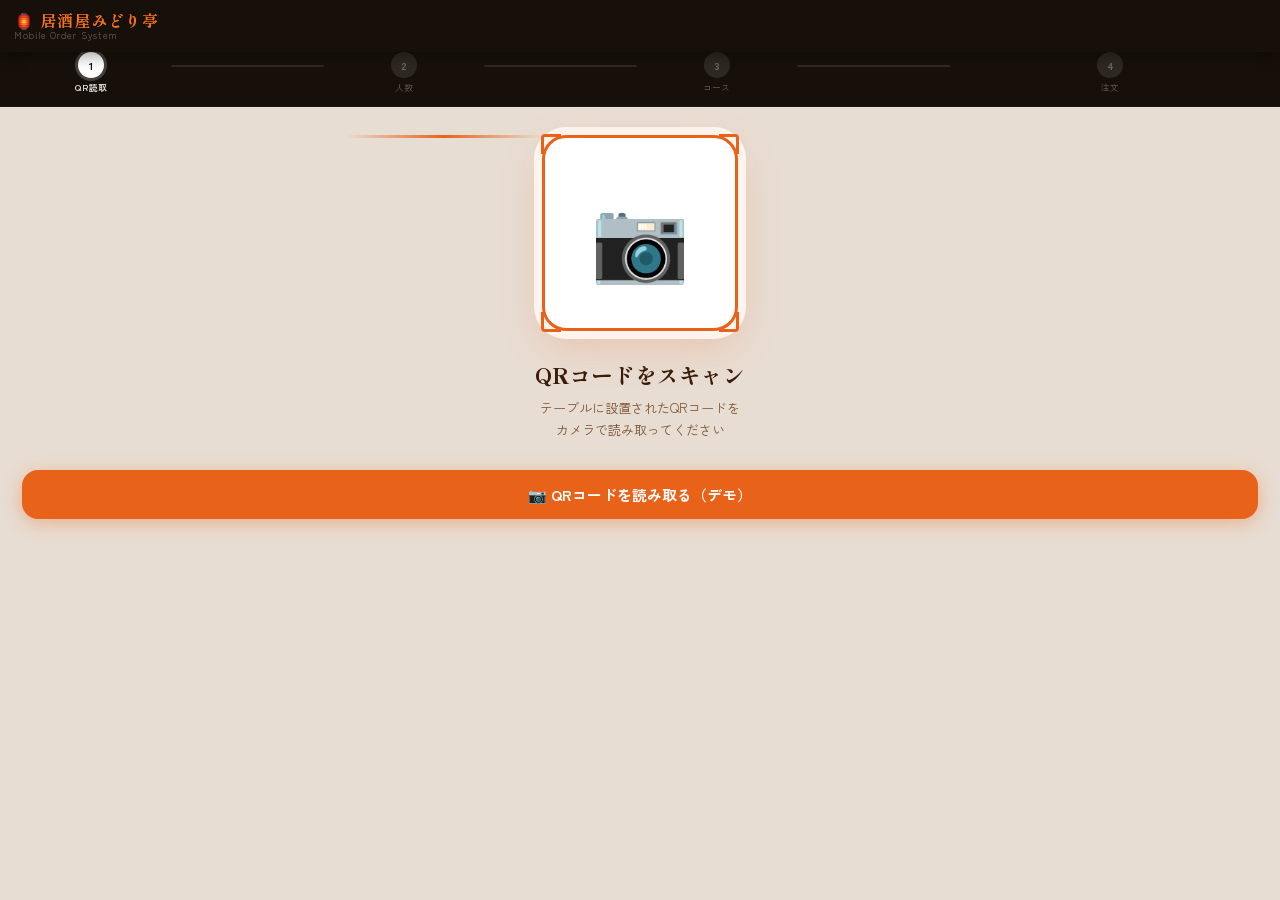
<file: public/index.html>
<!DOCTYPE html>
<html lang="ja">
<head>
  <meta charset="UTF-8">
  <meta name="viewport" content="width=device-width, initial-scale=1.0, maximum-scale=1.0, user-scalable=no">
  <meta name="theme-color" content="#17100a">
  <title>居酒屋みどり亭 | ご注文</title>
  <link rel="stylesheet" href="css/common.css">
  <link rel="stylesheet" href="css/customer.css">
  <link rel="preconnect" href="https://fonts.googleapis.com">
  <link href="https://fonts.googleapis.com/css2?family=Zen+Kaku+Gothic+New:wght@400;500;700;900&family=Shippori+Mincho+B1:wght@400;600;800&display=swap" rel="stylesheet">
</head>
<body>

<nav class="gnav" id="gnav">
  <div class="gnav-logo">🏮 居酒屋みどり亭<small>Mobile Order System</small></div>
  <div class="gnav-right">
    <button class="gnav-hist-btn hidden" id="btnShowHistory" aria-label="注文履歴">📜</button>
  </div>
</nav>

<div class="wzbar hidden" id="wzbar">
  <div class="wz-row" id="wzRow"></div>
</div>

<section class="screen active" id="screenQr">
  <div class="qr-wrap">
    <div class="qr-frame">
      <div class="qr-box"><span id="qrEmoji">📷</span></div>
      <span class="qrc tl"></span><span class="qrc tr"></span>
      <span class="qrc bl"></span><span class="qrc br"></span>
    </div>
    <h2 class="qr-title">QRコードをスキャン</h2>
    <p class="qr-sub">テーブルに設置されたQRコードを<br>カメラで読み取ってください</p>
    <button class="btn btn-primary" id="btnScan">📷 QRコードを読み取る（デモ）</button>
  </div>
</section>

<section class="screen" id="screenGuest">
  <div class="step-body">
    <div class="step-hdr">
      <h2>ご来店人数を入力</h2>
      <p>本日はご来店ありがとうございます</p>
    </div>
    <div class="tbl-card" id="guestTableCard"></div>
    <div class="gpick">
      <div class="gpick-l">
        <h3>人数</h3>
        <p>1〜40名まで選択できます</p>
      </div>
      <div class="gctr">
        <button class="gbtn" id="btnGuestMinus" aria-label="人数を減らす">−</button>
        <span class="gval" id="guestVal">2</span>
        <span class="gunit">名</span>
        <button class="gbtn" id="btnGuestPlus" aria-label="人数を増やす">＋</button>
      </div>
    </div>
  </div>
  <div class="step-footer">
    <button class="btn btn-primary" id="btnGuestNext">次へ　コースを選ぶ →</button>
  </div>
</section>

<section class="screen" id="screenCourse">
  <div class="step-body">
    <div class="step-hdr">
      <h2>コースを選択</h2>
      <p id="courseSubtitle">ご希望のコースをお選びください</p>
    </div>
    <div class="crs-list" id="courseList"></div>
  </div>
  <div class="step-footer" style="display:flex;gap:10px;">
    <button class="btn" id="btnCourseBack" style="background:#f0e4d4;color:var(--ts);width:auto;padding:14px 18px;flex-shrink:0;">← 戻る</button>
    <button class="btn btn-primary" id="btnCourseNext" disabled style="flex:1;">コースを選択してください</button>
  </div>
</section>

<section class="screen" id="screenMenu">
  <div class="info-bar" id="infoBar"></div>
  <div class="drink-promo hidden" id="drinkPromo">
    <span>🍺</span><span class="dp-txt" id="drinkPromoTxt"></span>
  </div>
  <div class="lo-bar hidden" id="loBar">
    <span class="lo-em">⏰</span><span id="loTxt">ラストオーダーです</span>
  </div>
  <div class="cat-bar" id="catBar" role="tablist"></div>
  <div class="menu-list" id="menuList"></div>
  <nav class="bot-nav" aria-label="注文ナビ">
    <button class="bn-tab active" id="btnNavMenu" data-tab="menu">
      <span class="bn-em">🍽️</span><span class="bn-lbl">メニュー</span>
    </button>
    <button class="bn-cart" id="btnOpenCart" disabled>🛒 カートを見る</button>
    <button class="bn-tab" id="btnNavHistory" data-tab="history">
      <span class="bn-em">📜</span><span class="bn-lbl">注文履歴</span>
    </button>
  </nav>
</section>

<section class="screen" id="screenHistory">
  <div class="hist-hdr">
    <div>
      <div class="hist-title">📜 注文履歴</div>
      <div class="hist-sub" id="histSub">0回の注文</div>
    </div>
    <button class="btn-back" id="btnHistBack">← メニューへ</button>
  </div>
  <div class="hist-body" id="histBody"></div>
  <nav class="bot-nav" aria-label="注文ナビ">
    <button class="bn-tab" id="btnNavMenuFromHist" data-tab="menu">
      <span class="bn-em">🍽️</span><span class="bn-lbl">メニュー</span>
    </button>
    <div style="flex:2;"></div>
    <button class="bn-tab active">
      <span class="bn-em">📜</span><span class="bn-lbl">注文履歴</span>
    </button>
  </nav>
</section>

<section class="screen" id="screenOrderSummary">
  <div class="hist-hdr summary-hdr">
    <div>
      <div class="hist-title">🧾 注文一覧</div>
      <div class="hist-sub" id="orderSummarySub">会計処理中</div>
    </div>
  </div>
  <div class="hist-body" id="orderSummaryBody"></div>
</section>

<div class="overlay hidden" id="cartOverlay" role="dialog" aria-modal="true" aria-label="カート">
  <div class="cart-drw">
    <div class="drw-hdr">
      <button class="drw-close" id="btnCloseCart" aria-label="閉じる">✕</button>
      <span class="drw-title">🛒 カート確認</span>
    </div>
    <div class="drw-items" id="cartItems"></div>
    <div class="drw-foot">
      <div class="drw-tot-row">
        <span class="drw-tot-lbl">合計金額（税込）</span>
        <span class="drw-tot-val" id="cartTotal">¥0</span>
      </div>
      <div class="drw-breakdown" id="cartBreakdown"></div>
      <button class="drw-back-menu" id="btnBackToMenu">← 商品画面へ戻る</button>
      <button class="btn btn-primary" id="btnOrder" disabled>商品を選んでください</button>
    </div>
  </div>
</div>

<div class="overlay hidden" id="doneOverlay" role="dialog" aria-modal="true">
  <div class="done-card">
    <div class="done-ck" id="doneCheck">✅</div>
    <h2 class="done-title">ご注文ありがとうございます</h2>
    <p class="done-msg">ただいまご準備中です。<br>しばらくお待ちください。<br><small>追加注文はいつでも可能です</small></p>
    <button class="done-cont" id="btnDoneCont">続けて注文する</button>
    <button class="done-cls" id="btnDoneClose">閉じる</button>
  </div>
</div>

<div class="overlay hidden" id="checkoutConfirmOverlay" role="dialog" aria-modal="true" aria-label="会計確認">
  <div class="confirm-card">
    <div class="confirm-icon">💴</div>
    <h2 class="confirm-title">お会計に進みますか？</h2>
    <p class="confirm-msg">会計準備をスタッフへ依頼します。<br>準備ができましたらレジまでお越しください。</p>
    <div class="confirm-actions">
      <button class="confirm-cancel" id="btnCancelCheckout">戻る</button>
      <button class="confirm-ok" id="btnConfirmCheckout">お会計に進む</button>
    </div>
  </div>
</div>

<div class="toast hidden" id="toast" role="alert" aria-live="polite"></div>
<button class="demo-rst hidden" id="btnReset">↩ デモリセット</button>

<script src="js/data.js?v=20260519-2"></script>
<script src="js/api.js?v=20260519-2"></script>
<script src="js/customer.js?v=20260519-2"></script>
</body>
</html>
</file>
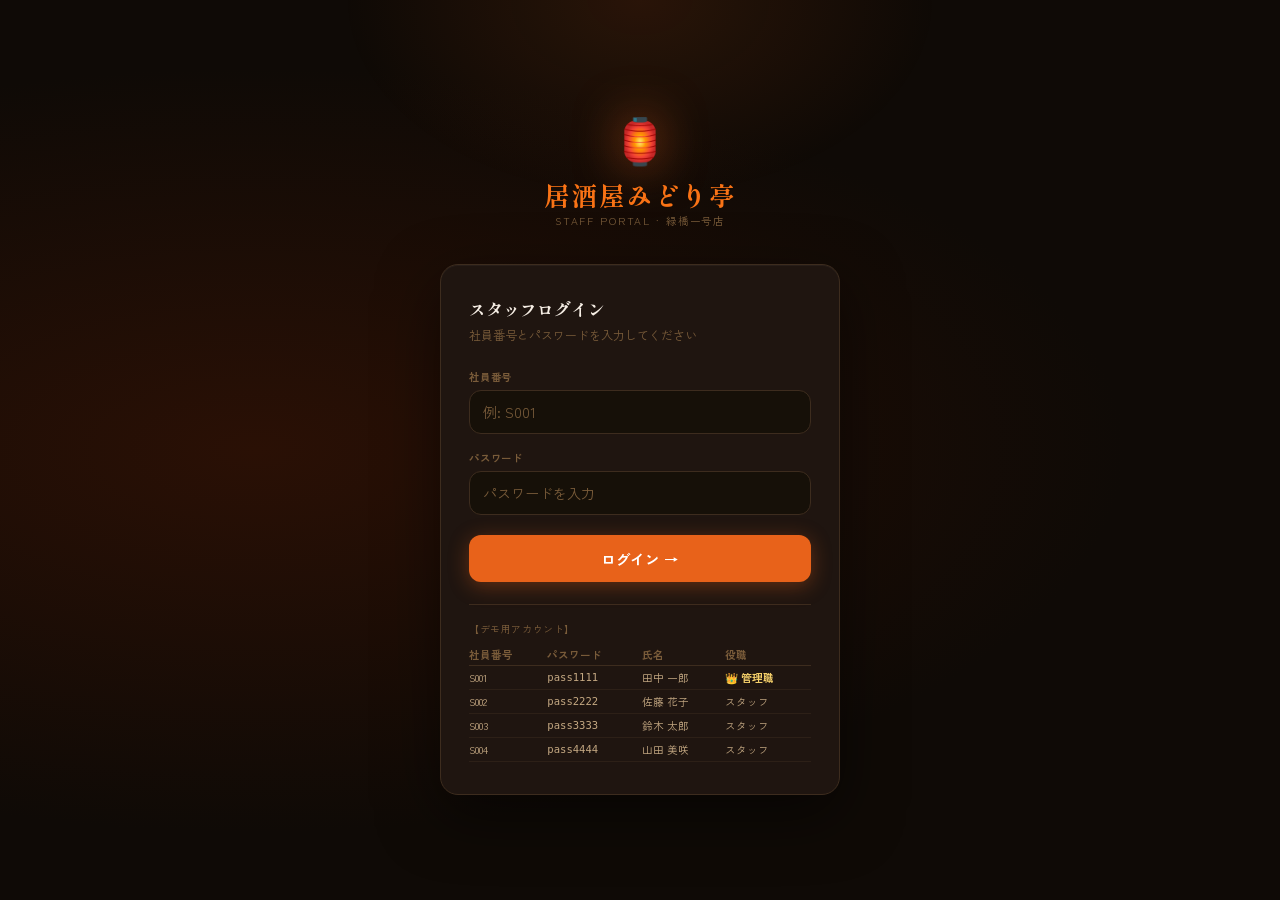
<file: public/staff.html>
<!DOCTYPE html>
<html lang="ja">
<head>
  <meta charset="UTF-8">
  <meta name="viewport" content="width=device-width, initial-scale=1.0">
  <meta name="theme-color" content="#0f0a06">
  <title>居酒屋みどり亭 | スタッフ管理</title>
  <link rel="stylesheet" href="css/common.css">
  <link rel="stylesheet" href="css/staff.css">
  <link rel="preconnect" href="https://fonts.googleapis.com">
  <link href="https://fonts.googleapis.com/css2?family=Zen+Kaku+Gothic+New:wght@400;500;700;900&family=Shippori+Mincho+B1:wght@400;600;800&display=swap" rel="stylesheet">
</head>
<body class="staff-body">

<section class="s-screen active" id="screenLogin">
  <div class="login-bg">
    <div class="login-glow"></div>
    <div class="login-logo-em">🏮</div>
    <div class="login-brand">居酒屋みどり亭</div>
    <div class="login-brand-sub">Staff Portal · 緑橋一号店</div>
    <div class="login-card" id="loginCard">
      <div class="lc-h">スタッフログイン</div>
      <div class="lc-sub">社員番号とパスワードを入力してください</div>
      <div class="login-err hidden" id="loginErr"></div>
      <div class="lf">
        <label class="lf-lbl" for="inputStaffId">社員番号</label>
        <input class="lf-inp" type="text" id="inputStaffId" placeholder="例: S001" autocomplete="username">
      </div>
      <div class="lf">
        <label class="lf-lbl" for="inputPassword">パスワード</label>
        <input class="lf-inp" type="password" id="inputPassword" placeholder="パスワードを入力" autocomplete="current-password">
      </div>
      <button class="login-btn" id="btnLogin">ログイン →</button>
      <div class="login-hint">
        <div class="lh-cap">【デモ用アカウント】</div>
        <table class="lh-tbl">
          <thead><tr><th>社員番号</th><th>パスワード</th><th>氏名</th><th>役職</th></tr></thead>
          <tbody id="loginHintBody"></tbody>
        </table>
      </div>
    </div>
  </div>
</section>

<div class="s-app hidden" id="sApp">
  <header class="topbar">
    <div class="tb-logo">🏮 居酒屋みどり亭<span>Staff Portal · 緑橋一号店</span></div>
    <span class="tb-clock" id="tbClock"></span>
    <button class="tb-back hidden" id="btnGoHome">← ホーム</button>
    <div class="tb-user" id="tbUser"></div>
    <button class="tb-logout" id="btnLogout">ログアウト</button>
  </header>

  <div class="notif hidden" id="callNotif">
    <span>🔔</span>
    <span id="callNotifTxt"></span>
    <button class="nb-dismiss" id="btnDismissNotif">確認済み</button>
  </div>

  <section class="s-screen" id="screenHome">
    <div class="home">
      <div class="home-greet">
        <h2 id="homeGreet"></h2>
        <p id="homeDate"></p>
      </div>
      <div class="home-stats" id="homeStats"></div>
      <div class="fc-lbl">機能を選んでください</div>
      <div class="fc-grid" id="featureGrid"></div>
    </div>
  </section>

  <section class="s-screen" id="screenOrders">
    <div class="inner">
      <div class="pg-hdr">
        <div><div class="pg-title">📋 注文管理</div><div class="pg-sub" id="ordersSub"></div></div>
      </div>
      <div class="of-bar" id="orderFilters"></div>
      <div class="oc-list" id="orderList"></div>
    </div>
  </section>

  <section class="s-screen" id="screenBilling">
    <div class="inner">
      <div class="pg-hdr">
        <div><div class="pg-title">💴 会計管理</div><div class="pg-sub" id="billingSub"></div></div>
      </div>
      <div class="billing-list" id="billingList"></div>
    </div>
  </section>

  <section class="s-screen" id="screenTables">
    <div class="inner">
      <div class="pg-hdr">
        <div><div class="pg-title">🪑 卓管理</div><div class="pg-sub">ステータスはセレクトで即時変更可能</div></div>
      </div>
      <div class="st-mgmt">
        <h3>🎨 ステータス管理</h3>
        <div class="st-list" id="statusList"></div>
        <div class="st-add">
          <input class="s-inp" type="text" id="newStatusLabel" placeholder="新しいステータス名（例: VIP席）">
          <div class="cdots" id="colorDots"></div>
          <button class="btn btn-or" id="btnAddStatus">＋ 追加</button>
        </div>
      </div>
      <div id="tableAreas"></div>
    </div>
  </section>

  <section class="s-screen" id="screenStaff">
    <div class="inner">
      <div class="pg-hdr">
        <div><div class="pg-title">👥 スタッフ管理</div><div class="pg-sub" id="staffSub"></div></div>
      </div>
      <div class="staff-sec" id="staffList"></div>
      <div class="add-card">
        <h3>＋ スタッフを追加</h3>
        <div class="f-row">
          <input class="f-inp" type="text" id="newStaffCode" placeholder="社員番号（例: S005）">
          <input class="f-inp" type="text" id="newStaffName" placeholder="氏名">
        </div>
        <div class="f-row">
          <input class="f-inp" type="password" id="newStaffPw" placeholder="パスワード">
          <select class="f-sel" id="newStaffRole">
            <option value="staff">スタッフ</option>
            <option value="manager">管理職</option>
          </select>
          <button class="btn btn-or" id="btnAddStaff">追加する</button>
        </div>
      </div>
    </div>
  </section>

  <section class="s-screen" id="screenSales">
    <div class="inner">
      <div class="pg-hdr">
        <div><div class="pg-title">📊 売上レポート</div></div>
      </div>
      <div class="sales-range-bar" id="salesRangeFilters"></div>
      <div class="kpi-row" id="kpiRow"></div>
      <div class="ch-wrap">
        <h3>📈 売上推移</h3>
        <div class="barchart" id="barChart"></div>
      </div>
      <div class="ch-wrap">
        <h3>📋 日次レポート</h3>
        <table class="d-table">
          <thead><tr><th>日付</th><th>売上</th><th>注文数</th><th>来客数</th><th>客単価</th></tr></thead>
          <tbody id="salesTable"></tbody>
        </table>
      </div>
      <div class="ch-wrap">
        <h3>💴 会計履歴</h3>
        <div class="sales-history-bar" id="billingHistoryFilters"></div>
        <table class="d-table billing-history-table">
          <thead><tr><th>日付</th><th>時刻</th><th>席</th><th>人数</th><th>会計金額</th><th>状態</th></tr></thead>
          <tbody id="billingHistoryTable"></tbody>
        </table>
      </div>
    </div>
  </section>
</div>

<div class="mo-bg hidden" id="moDelete" role="dialog" aria-modal="true">
  <div class="mo">
    <h3 id="moTitle">削除しますか？</h3>
    <p id="moBody"></p>
    <div class="mo-acts">
      <button class="btn btn-ghost" id="btnMoCancel">キャンセル</button>
      <button class="btn btn-danger" id="btnMoConfirm">削除する</button>
    </div>
  </div>
</div>

<div class="s-toast hidden" id="sToast" role="alert" aria-live="polite"></div>

<script src="js/data.js?v=20260519-2"></script>
<script src="js/api.js?v=20260519-2"></script>
<script src="js/staff.js?v=20260519-2"></script>
</body>
</html>
</file>
<file: public/css/common.css>
/* ============================================================
   common.css — 共通CSS変数・リセット・ユーティリティ
   居酒屋みどり亭 MOS
   ============================================================ */

@import url('https://fonts.googleapis.com/css2?family=Zen+Kaku+Gothic+New:wght@300;400;500;700;900&family=Shippori+Mincho+B1:wght@400;600;800&display=swap');

/* ── リセット ── */
*, *::before, *::after { box-sizing: border-box; margin: 0; padding: 0; }
html { -webkit-text-size-adjust: 100%; }

/* ── CSS変数（お客様画面・スタッフ画面 共通） ── */
:root {
  /* ブランドカラー */
  --or:    #e8621a;
  --orl:   #f97316;
  --orp:   #fff4ed;
  --oro:   #ffe0c4;
  --ch:    #17100a;
  --wb:    #3a1c0a;

  /* お客様画面用 */
  --cr:    #fdf6ef;
  --wh:    #ffffff;
  --tm:    #231508;
  --ts:    #7d5535;
  --bd:    #e5d0ba;
  --bd2:   #f0e4d4;
  --gn:    #5c6e3a;
  --gd:    #c9a227;

  /* スタッフ画面用（ダーク） */
  --bg0:   #0f0a06;
  --bg1:   #161008;
  --bg2:   #1f1510;
  --bg3:   #2a1d13;
  --bg4:   #362519;
  --line:  #3d2c1e;
  --line2: #4a3828;
  --tx0:   #f5ede4;
  --tx1:   #c4a882;
  --tx2:   #7a5c3a;

  /* シャドウ */
  --sh:  0 2px 12px rgba(60,20,0,.08);
  --sh2: 0 6px 28px rgba(60,20,0,.15);

  /* 角丸 */
  --r:  16px;
  --r2: 12px;
  --r3: 8px;

  /* フォント */
  --serif: 'Shippori Mincho B1', serif;
  --sans:  'Zen Kaku Gothic New', sans-serif;
}

body {
  font-family: var(--sans);
  -webkit-font-smoothing: antialiased;
}

/* ── ユーティリティ ── */
.hidden { display: none !important; }

/* ── トースト（共通） ── */
@keyframes ta-in { from { transform: translateX(110%); opacity: 0; } to { transform: translateX(0); opacity: 1; } }
.toast {
  position: fixed; top: 62px; right: 14px; z-index: 600;
  background: var(--ch); color: #fff;
  padding: 10px 15px; border-radius: 11px;
  font-size: .78rem; font-weight: 700;
  border-left: 4px solid var(--or);
  box-shadow: 0 4px 20px rgba(0,0,0,.35);
  animation: ta-in .28s ease;
  max-width: 260px; line-height: 1.45;
}
</file>
<file: public/css/customer.css>
/* ============================================================
   customer.css — お客様画面スタイル
   居酒屋みどり亭 MOS
   ============================================================ */

body { background: #e8ddd3; }

/* ── シェル ── */
.shell-wrap {
  max-width: 480px; margin: 0 auto;
  min-height: 100dvh; display: flex; flex-direction: column;
  background: var(--cr); box-shadow: 0 0 60px rgba(0,0,0,.2);
  position: relative;
}

/* ── グローバルナビ ── */
.gnav {
  background: var(--ch); height: 52px;
  display: flex; align-items: center; padding: 0 14px; gap: 8px;
  position: sticky; top: 0; z-index: 200;
  box-shadow: 0 2px 16px rgba(0,0,0,.45);
}
.gnav-logo {
  font-family: var(--serif); font-size: 1rem; font-weight: 800;
  color: var(--orl); letter-spacing: .06em; flex: 1; line-height: 1.2;
}
.gnav-logo small {
  display: block; font-family: var(--sans); font-size: .58rem;
  font-weight: 400; color: rgba(255,255,255,.35); letter-spacing: .1em;
}
.gnav-hist-btn {
  background: transparent; border: 1px solid rgba(255,255,255,.2);
  color: rgba(255,255,255,.7); border-radius: 8px; padding: 5px 10px;
  font-size: .9rem; cursor: pointer;
}

/* ── ウィザードバー ── */
.wzbar { background: var(--ch); padding: 0 14px 12px; border-bottom: 1px solid rgba(255,255,255,.05); }
.wz-row { display: flex; align-items: center; }
.wz-step { display: flex; align-items: center; flex: 1; }
.wz-inner { display: flex; flex-direction: column; align-items: center; gap: 3px; flex: 1; }
.wz-dot {
  width: 26px; height: 26px; border-radius: 50%;
  display: flex; align-items: center; justify-content: center;
  font-size: .68rem; font-weight: 700; transition: all .3s; flex-shrink: 0;
}
.wz-dot.done   { background: var(--or); color: #fff; box-shadow: 0 0 0 3px rgba(232,98,26,.28); }
.wz-dot.active { background: #fff; color: var(--ch); box-shadow: 0 0 0 3px rgba(255,255,255,.2); }
.wz-dot.idle   { background: rgba(255,255,255,.1); color: rgba(255,255,255,.3); }
.wz-lbl { font-size: .55rem; white-space: nowrap; }
.wz-lbl.done   { color: var(--orl); }
.wz-lbl.active { color: rgba(255,255,255,.85); font-weight: 700; }
.wz-lbl.idle   { color: rgba(255,255,255,.3); }
.wz-line {
  height: 2px; flex: 1; background: rgba(255,255,255,.1);
  border-radius: 2px; margin: 0 3px; margin-bottom: 14px; transition: background .3s;
}
.wz-line.done { background: var(--or); }

/* ── 画面共通 ── */
@keyframes scr-in { from { opacity: 0; transform: translateX(16px); } to { opacity: 1; transform: translateX(0); } }
.screen { flex: 1; display: none; flex-direction: column; animation: scr-in .28s ease; }
.screen.active { display: flex; }
.step-body { flex: 1; overflow-y: auto; padding: 22px 16px 28px; }
.step-footer { padding: 14px 16px 22px; border-top: 1px solid var(--bd2); }
.step-hdr { text-align: center; margin-bottom: 24px; }
.step-hdr h2 { font-family: var(--serif); font-size: 1.35rem; font-weight: 800; color: var(--wb); margin-bottom: 5px; }
.step-hdr p  { font-size: .83rem; color: var(--ts); line-height: 1.7; }

/* ── ボタン ── */
.btn {
  display: flex; align-items: center; justify-content: center; gap: 8px;
  width: 100%; padding: 14px; border: none; border-radius: var(--r);
  font-family: var(--sans); font-size: .93rem; font-weight: 700;
  cursor: pointer; transition: all .18s;
}
.btn-primary { background: var(--or); color: #fff; box-shadow: 0 4px 18px rgba(232,98,26,.36); }
.btn-primary:not(:disabled):active { transform: scale(.98); }
.btn-primary:disabled { background: #c5b8ac; box-shadow: none; cursor: not-allowed; }

/* ── QR画面 ── */
.qr-wrap {
  flex: 1; display: flex; flex-direction: column;
  align-items: center; justify-content: center; padding: 28px 22px;
}
.qr-frame { position: relative; width: 196px; height: 196px; margin-bottom: 28px; }
.qr-box {
  width: 100%; height: 100%; border-radius: 24px; border: 3px solid var(--or);
  background: #fff; display: flex; align-items: center; justify-content: center;
  overflow: hidden; box-shadow: 0 0 0 8px var(--orp), 0 14px 42px rgba(232,98,26,.22);
  font-size: 5rem;
}
.qr-box::before {
  content: ''; position: absolute; top: 0; left: -100%; width: 100%; height: 3px;
  background: linear-gradient(90deg, transparent, var(--or), transparent);
  animation: qscan 2s linear infinite;
}
@keyframes qscan { to { left: 100%; } }
.qrc { position: absolute; width: 20px; height: 20px; border-color: var(--or); border-style: solid; }
.qrc.tl { top: -1px; left: -1px; border-width: 3px 0 0 3px; border-radius: 4px 0 0 0; }
.qrc.tr { top: -1px; right: -1px; border-width: 3px 3px 0 0; border-radius: 0 4px 0 0; }
.qrc.bl { bottom: -1px; left: -1px; border-width: 0 0 3px 3px; border-radius: 0 0 0 4px; }
.qrc.br { bottom: -1px; right: -1px; border-width: 0 3px 3px 0; border-radius: 0 0 4px 0; }
.qr-title { font-family: var(--serif); font-size: 1.35rem; font-weight: 800; color: var(--wb); text-align: center; margin-bottom: 7px; }
.qr-sub   { font-size: .82rem; color: var(--ts); text-align: center; line-height: 1.7; margin-bottom: 28px; }

/* ── テーブルカード ── */
.tbl-card {
  background: linear-gradient(135deg, var(--wb), var(--ch));
  border-radius: var(--r); padding: 16px 18px; margin-bottom: 20px;
  display: flex; align-items: center; gap: 14px;
}
.tc-em { font-size: 2rem; }
.tc-name { font-family: var(--serif); font-size: 1.1rem; font-weight: 700; color: var(--orl); }
.tc-sub  { font-size: .68rem; color: rgba(255,255,255,.42); margin-top: 3px; }

/* ── 人数ピッカー ── */
.gpick {
  background: #fff; border-radius: var(--r); border: 1.5px solid var(--bd);
  box-shadow: var(--sh); padding: 20px 18px; margin-bottom: 8px;
  display: flex; align-items: center; justify-content: space-between;
}
.gpick-l h3 { font-weight: 700; font-size: .93rem; }
.gpick-l p  { font-size: .7rem; color: var(--ts); margin-top: 3px; }
.gctr { display: flex; align-items: center; gap: 12px; }
.gbtn {
  width: 40px; height: 40px; border-radius: 50%;
  border: 2px solid var(--or); background: #fff; color: var(--or);
  font-size: 1.25rem; font-weight: 700; cursor: pointer;
  display: flex; align-items: center; justify-content: center;
  transition: all .15s; user-select: none;
}
.gbtn:disabled { border-color: var(--bd); color: var(--bd); cursor: not-allowed; }
.gbtn:not(:disabled):active { background: var(--or); color: #fff; }
.gval  { font-family: var(--serif); font-size: 2.2rem; font-weight: 800; min-width: 44px; text-align: center; line-height: 1; }
.gunit { font-size: .82rem; color: var(--ts); }

/* ── コースカード ── */
.crs-list { display: flex; flex-direction: column; gap: 11px; margin-bottom: 8px; }
.crs-card {
  background: #fff; border-radius: var(--r); border: 2px solid var(--bd);
  overflow: hidden; cursor: pointer; transition: border-color .2s, box-shadow .2s; box-shadow: var(--sh);
}
.crs-card.sel { box-shadow: var(--sh2); }
.crs-top { padding: 15px 15px 13px; display: flex; align-items: flex-start; gap: 12px; }
.crs-em   { font-size: 2rem; width: 44px; flex-shrink: 0; text-align: center; padding-top: 2px; }
.crs-body { flex: 1; min-width: 0; }
.crs-nrow { display: flex; align-items: center; gap: 7px; flex-wrap: wrap; margin-bottom: 3px; }
.crs-name { font-weight: 700; font-size: .95rem; }
.crs-bge  { padding: 2px 8px; border-radius: 10px; font-size: .62rem; font-weight: 700; color: #fff; flex-shrink: 0; }
.crs-desc { font-size: .74rem; color: var(--ts); }
.crs-prow { display: flex; align-items: baseline; gap: 4px; margin-top: 6px; }
.crs-price { font-family: var(--serif); font-size: 1.2rem; font-weight: 800; }
.crs-pu   { font-size: .74rem; color: var(--ts); }
.crs-time { font-size: .72rem; color: var(--ts); margin-left: 6px; }
.crs-chk  {
  width: 26px; height: 26px; border-radius: 50%; border: 2px solid var(--bd);
  flex-shrink: 0; display: flex; align-items: center; justify-content: center;
  font-size: .82rem; transition: all .18s; margin-top: 2px;
}
.crs-inc { border-top: 1px dashed var(--bd); padding: 10px 15px 12px; background: #fafaf8; }
.crs-inc-title { font-size: .68rem; color: var(--ts); margin-bottom: 6px; font-weight: 600; }
.crs-chips { display: flex; flex-wrap: wrap; gap: 5px; list-style: none; }
.crs-chip  {
  background: var(--orp); color: var(--or); border: 1px solid #fdd5b4;
  border-radius: 20px; padding: 3px 9px; font-size: .68rem; font-weight: 500;
}

/* ── メニュー画面 ── */
#screenMenu { overflow: hidden; }
.info-bar {
  background: linear-gradient(135deg, var(--wb), var(--ch));
  padding: 10px 14px; display: flex; align-items: flex-start; justify-content: space-between; gap: 8px;
}
.ib-l .ib-tbl { font-family: var(--serif); font-size: 1rem; font-weight: 700; color: var(--orl); }
.ib-l .ib-sub { font-size: .68rem; color: rgba(255,255,255,.42); margin-top: 2px; }
.ib-pill {
  display: inline-flex; align-items: center; gap: 5px;
  padding: 3px 10px; border-radius: 20px; font-size: .68rem; font-weight: 700;
  color: #fff; margin-top: 5px;
}
.ib-r { flex-shrink: 0; text-align: right; }
.ib-timer { font-family: var(--serif); font-size: 1.1rem; font-weight: 700; color: var(--orl); }
.ib-tlbl  { font-size: .62rem; color: rgba(255,255,255,.4); margin-top: 1px; }
.drink-promo {
  background: linear-gradient(90deg, var(--gd), var(--or));
  padding: 8px 14px; display: flex; align-items: center; gap: 8px;
}
.dp-txt { font-size: .76rem; font-weight: 700; color: #fff; flex: 1; }
.lo-bar { background: linear-gradient(90deg, #dc2626, #b91c1c); color: #fff; padding: 9px 14px; display: flex; align-items: center; gap: 8px; font-size: .8rem; font-weight: 700; }
.lo-em  { font-size: 1.2rem; animation: lo-shake .6s ease infinite; }
@keyframes lo-shake { 0%,100%{transform:rotate(-8deg)} 50%{transform:rotate(8deg)} }

/* カテゴリタブ */
.cat-bar {
  display: flex; overflow-x: auto; background: #fff;
  border-bottom: 2px solid var(--bd2); scrollbar-width: none; position: sticky; top: 52px; z-index: 50;
}
.cat-bar::-webkit-scrollbar { display: none; }
.cat-tab {
  flex-shrink: 0; display: flex; flex-direction: column; align-items: center; gap: 2px;
  padding: 10px 14px; border: none; background: transparent; cursor: pointer;
  border-bottom: 2.5px solid transparent; margin-bottom: -2px; transition: all .2s; position: relative;
}
.cat-tab .ct-em  { font-size: 1.15rem; line-height: 1; }
.cat-tab .ct-lbl { font-family: var(--sans); font-size: .68rem; font-weight: 500; color: var(--ts); white-space: nowrap; }
.cat-tab.on .ct-lbl { color: var(--or); font-weight: 700; }
.cat-tab.on { border-bottom-color: var(--or); }
.drink-dot {
  position: absolute; top: 4px; right: 4px;
  background: var(--or); color: #fff; border-radius: 10px;
  padding: 1px 5px; font-size: .55rem; font-weight: 700;
  animation: pulse-badge 2s ease-in-out infinite;
}
@keyframes pulse-badge { 0%,100%{opacity:1;transform:scale(1)} 50%{opacity:.8;transform:scale(1.05)} }

/* メニューリスト */
.menu-list { flex: 1; overflow-y: auto; padding: 10px 12px; display: flex; flex-direction: column; gap: 7px; padding-bottom: 80px; }
.sec-lbl { font-size: .7rem; font-weight: 700; color: var(--ts); text-transform: uppercase; letter-spacing: .08em; padding: 8px 2px 4px; opacity: .7; }
.mcard {
  background: #fff; border-radius: var(--r2); padding: 12px 13px;
  display: flex; align-items: center; gap: 11px;
  border: 1.5px solid var(--bd2); box-shadow: var(--sh); transition: border-color .2s, background .2s;
}
.mcard.ic { border-color: var(--or); background: var(--orp); }
.mc-em   { font-size: 2rem; width: 46px; text-align: center; flex-shrink: 0; }
.mc-body { flex: 1; min-width: 0; }
.mc-nr   { display: flex; align-items: center; gap: 6px; }
.mc-name { font-weight: 700; font-size: .9rem; line-height: 1.3; }
.mc-tag  { padding: 1px 7px; border-radius: 8px; font-size: .6rem; font-weight: 700; color: #fff; flex-shrink: 0; }
.mc-desc { font-size: .7rem; color: var(--ts); margin-top: 2px; }
.mc-price { font-family: var(--serif); font-size: .97rem; font-weight: 700; color: var(--or); margin-top: 4px; }
.mc-price.free { color: var(--gn); }
.mc-qc { display: flex; align-items: center; gap: 5px; flex-shrink: 0; }
.mc-qb {
  width: 30px; height: 30px; border-radius: 50%; border: 2px solid var(--or);
  background: #fff; color: var(--or); font-size: 1.1rem; font-weight: 700;
  cursor: pointer; display: flex; align-items: center; justify-content: center; transition: all .12s; line-height: 1; user-select: none;
}
.mc-qb:active { background: var(--or); color: #fff; transform: scale(.9); }
.mc-qn { font-weight: 700; font-size: .92rem; min-width: 18px; text-align: center; }

/* ボトムナビ */
.bot-nav {
  position: fixed; bottom: 0; left: 50%; transform: translateX(-50%);
  width: 100%; max-width: 480px;
  background: var(--ch); display: flex; z-index: 60;
  box-shadow: 0 -4px 24px rgba(0,0,0,.35);
  border-top: 1px solid rgba(255,255,255,.07);
}
.bn-tab {
  flex: 1; display: flex; flex-direction: column; align-items: center; gap: 2px;
  padding: 8px 4px 12px; border: none; background: transparent; cursor: pointer; transition: all .2s;
}
.bn-tab .bn-em  { font-size: 1.3rem; line-height: 1; }
.bn-tab .bn-lbl { font-size: .58rem; font-weight: 600; color: rgba(255,255,255,.4); }
.bn-tab.active .bn-lbl { color: var(--orl); font-weight: 700; }
.bn-tab.active .bn-em  { filter: drop-shadow(0 0 6px rgba(232,98,26,.6)); }
.bn-cart {
  flex: 2; display: flex; align-items: center; justify-content: center; gap: 7px;
  padding: 10px 12px 14px; border: none; background: var(--or); cursor: pointer;
  font-family: var(--sans); font-size: .82rem; font-weight: 700; color: #fff;
  transition: all .16s; box-shadow: inset 0 2px 0 rgba(255,255,255,.12);
}
.bn-cart:disabled { background: #7a5535; cursor: not-allowed; opacity: .6; }
.bn-cart:not(:disabled):active { background: #d4551a; }
.bn-call {
  flex: 2; display: flex; align-items: center; justify-content: center; gap: 7px;
  padding: 10px 12px 14px; border: none; background: rgba(255,255,255,.1); cursor: pointer;
  font-family: var(--sans); font-size: .78rem; font-weight: 600; color: rgba(255,255,255,.8);
}

/* カートドロワー */
@keyframes drw-up { from{transform:translateX(-50%) translateY(100%)} to{transform:translateX(-50%) translateY(0)} }
.overlay {
  position: fixed; inset: 0; background: rgba(23,16,10,.82); z-index: 90;
  display: flex; align-items: flex-end; justify-content: center;
}
.cart-drw {
  background: var(--cr); width: 100%; max-width: 480px; height: 100dvh;
  display: flex; flex-direction: column; animation: drw-up .27s cubic-bezier(.2,.8,.3,1);
}
.drw-hdr { background: #fff; padding: 13px 15px; border-bottom: 1.5px solid var(--bd2); display: flex; align-items: center; gap: 11px; }
.drw-close { width: 32px; height: 32px; border-radius: 50%; border: 1.5px solid var(--bd); background: #fff; cursor: pointer; font-size: .95rem; display: flex; align-items: center; justify-content: center; color: var(--ts); }
.drw-title { font-family: var(--serif); font-size: 1rem; font-weight: 800; flex: 1; }
.drw-items { flex: 1; overflow-y: auto; padding: 11px; display: flex; flex-direction: column; gap: 7px; padding-bottom: 4px; }
.crs-banner { background: linear-gradient(135deg, var(--wb), var(--ch)); border-radius: var(--r2); padding: 13px 14px; display: flex; align-items: center; gap: 11px; }
.cb-em    { font-size: 1.6rem; flex-shrink: 0; }
.cb-body  { flex: 1; min-width: 0; }
.cb-lbl   { font-size: .62rem; color: rgba(255,255,255,.42); }
.cb-name  { font-weight: 700; font-size: .86rem; color: var(--orl); margin-top: 1px; }
.cb-det   { font-size: .62rem; color: rgba(255,255,255,.38); margin-top: 2px; }
.cb-price { font-family: var(--serif); font-size: .92rem; font-weight: 800; color: #fff; flex-shrink: 0; }
.cart-item { background: #fff; border-radius: var(--r2); padding: 10px 12px; border: 1.5px solid var(--bd2); box-shadow: var(--sh); display: flex; align-items: center; gap: 9px; }
.ci-em   { font-size: 1.55rem; width: 36px; text-align: center; flex-shrink: 0; }
.ci-body { flex: 1; min-width: 0; }
.ci-name { font-weight: 700; font-size: .84rem; }
.ci-unit { font-size: .68rem; color: var(--ts); margin-top: 1px; }
.ci-sub  { font-family: var(--serif); font-weight: 700; font-size: .88rem; color: var(--or); }
.ci-ctrl { display: flex; align-items: center; gap: 4px; flex-shrink: 0; }
.ci-btn  { width: 27px; height: 27px; border-radius: 50%; border: 2px solid var(--or); background: #fff; color: var(--or); font-size: .88rem; font-weight: 700; cursor: pointer; display: flex; align-items: center; justify-content: center; transition: all .12s; user-select: none; }
.ci-btn.del { border-color: #f87171; color: #ef4444; font-size: .76rem; }
.ci-btn:active { background: var(--or); color: #fff; }
.ci-num  { font-weight: 700; font-size: .86rem; min-width: 15px; text-align: center; }
.cart-empty { flex: 1; display: flex; flex-direction: column; align-items: center; justify-content: center; gap: 9px; color: var(--ts); }
.cart-empty .cem { font-size: 3.2rem; }
.cart-empty p { font-size: .83rem; text-align: center; }
.drw-foot { background: #fff; padding: 13px 15px 22px; border-top: 1.5px solid var(--bd2); box-shadow: 0 -4px 16px rgba(0,0,0,.07); }
.drw-tot-row { display: flex; justify-content: space-between; align-items: center; margin-bottom: 5px; }
.drw-tot-lbl { font-size: .78rem; color: var(--ts); }
.drw-tot-val { font-family: var(--serif); font-size: 1.4rem; font-weight: 900; }
.drw-breakdown { display: flex; justify-content: space-between; font-size: .68rem; color: var(--ts); margin-bottom: 13px; padding: 7px 10px; background: var(--bd2); border-radius: var(--r3); }
.drw-back-menu {
  width: 100%; margin-bottom: 9px; padding: 11px 12px; border-radius: var(--r);
  border: 1.5px solid var(--bd); background: #fff; color: var(--ts);
  font-family: var(--sans); font-size: .8rem; font-weight: 700; cursor: pointer;
}
.drw-back-menu:active { background: var(--bd2); }

/* 注文完了オーバーレイ */
@keyframes ov-in { from{opacity:0} to{opacity:1} }
@keyframes ck-pop { 0%{transform:scale(0);opacity:0} 70%{transform:scale(1.15)} 100%{transform:scale(1);opacity:1} }
#doneOverlay { align-items: center; animation: ov-in .3s ease; }
.done-card { background: #fff; border-radius: 22px; padding: 32px 24px; text-align: center; max-width: 300px; width: 90%; box-shadow: 0 20px 56px rgba(0,0,0,.3); }
.done-ck    { font-size: 4.2rem; animation: ck-pop .48s cubic-bezier(.2,1.4,.4,1) both; }
.done-title { font-family: var(--serif); font-size: 1.35rem; font-weight: 800; color: var(--or); margin: 12px 0 7px; }
.done-msg   { font-size: .82rem; color: var(--ts); line-height: 1.8; margin-bottom: 22px; }
.done-msg small { font-size: .72rem; color: #bbb; }
.done-cont { width: 100%; background: var(--or); color: #fff; border: none; border-radius: var(--r); padding: 13px; font-family: var(--sans); font-size: .9rem; font-weight: 700; cursor: pointer; margin-bottom: 9px; }
.confirm-card { background: #fff; border-radius: 22px; padding: 26px 22px; text-align: center; max-width: 320px; width: 90%; box-shadow: 0 20px 56px rgba(0,0,0,.3); }
#checkoutConfirmOverlay { align-items: center; }
.confirm-icon { font-size: 2.6rem; margin-bottom: 8px; }
.confirm-title { font-family: var(--serif); font-size: 1.16rem; font-weight: 800; color: var(--wb); margin-bottom: 7px; }
.confirm-msg { font-size: .8rem; color: var(--ts); line-height: 1.7; margin-bottom: 18px; }
.confirm-actions { display: flex; gap: 8px; }
.confirm-cancel, .confirm-ok { flex: 1; border-radius: var(--r); padding: 12px 10px; font-family: var(--sans); font-size: .82rem; font-weight: 700; cursor: pointer; }
.confirm-cancel { border: 1.5px solid var(--bd); background: #fff; color: var(--ts); }
.confirm-ok { border: none; background: var(--or); color: #fff; }
.done-cls  { width: 100%; background: none; color: var(--ts); border: 1.5px solid var(--bd); border-radius: var(--r); padding: 11px; font-family: var(--sans); font-size: .82rem; cursor: pointer; }

/* 注文履歴 */
#screenHistory { overflow: hidden; }
#screenOrderSummary { overflow: hidden; }
.hist-hdr { background: var(--ch); padding: 12px 16px 14px; display: flex; align-items: center; gap: 10px; }
.hist-title { font-family: var(--serif); font-size: 1rem; font-weight: 800; color: var(--orl); flex: 1; }
.hist-sub   { font-size: .65rem; color: rgba(255,255,255,.38); margin-top: 2px; }
.btn-back   { background: rgba(255,255,255,.1); border: 1px solid rgba(255,255,255,.2); color: rgba(255,255,255,.8); border-radius: 8px; padding: 5px 12px; font-size: .7rem; font-weight: 600; cursor: pointer; font-family: var(--sans); }
.hist-body  { flex: 1; overflow-y: auto; padding: 12px; display: flex; flex-direction: column; gap: 10px; padding-bottom: 80px; }
.hist-summary { background: var(--wb); border-radius: var(--r); padding: 14px 16px; display: flex; align-items: center; justify-content: space-between; }
.hs-sum-l   { color: rgba(255,255,255,.55); font-size: .72rem; }
.hs-sum-val { font-family: var(--serif); font-size: 1.2rem; font-weight: 800; color: var(--orl); }
.hs-sum-sub { font-size: .66rem; color: rgba(255,255,255,.38); margin-top: 2px; }
.checkout-card { background: #fff; border: 1px solid var(--bd2); border-radius: var(--r); padding: 12px 14px; display: flex; align-items: center; justify-content: space-between; gap: 12px; }
.checkout-title { font-family: var(--serif); font-size: .92rem; font-weight: 700; color: var(--wb); }
.checkout-sub { font-size: .67rem; color: var(--ts); margin-top: 2px; }
.checkout-btn { border: 0; border-radius: 999px; background: var(--or); color: #fff; padding: 10px 14px; font-size: .75rem; font-weight: 800; cursor: pointer; font-family: var(--sans); white-space: nowrap; }
.checkout-btn:disabled { background: #c8b9ac; cursor: default; }
.locked-checkout-card { background: #fff7ed; border: 1px solid #fed7aa; border-radius: var(--r); padding: 14px 16px; }
.locked-title { font-family: var(--serif); font-size: .96rem; font-weight: 800; color: #c2410c; }
.locked-msg { font-size: .76rem; color: #9a3412; line-height: 1.6; margin-top: 4px; }
.hist-session { background: #fff; border-radius: var(--r); border: 1.5px solid var(--bd2); box-shadow: var(--sh); overflow: hidden; }
.hs-header { padding: 11px 14px; background: linear-gradient(to right, var(--orp), #fff9f5, #fff); border-bottom: 1px solid var(--bd2); display: flex; align-items: flex-start; justify-content: space-between; }
.hs-time   { font-family: var(--serif); font-size: .92rem; font-weight: 700; color: var(--wb); }
.hs-meta   { display: flex; align-items: center; gap: 6px; margin-top: 3px; flex-wrap: wrap; }
.hs-sbadge { padding: 3px 9px; border-radius: 18px; font-size: .65rem; font-weight: 700; color: #fff; }
.api-status { display: flex; align-items: center; gap: 5px; font-size: .67rem; font-weight: 700; }
.api-status.ok      { color: #22c55e; }
.api-status.ng      { color: #ef4444; }
.api-status.pending { color: #f59e0b; }
.hs-items { padding: 8px 14px; }
.hs-row   { display: flex; align-items: center; padding: 5px 0; border-bottom: 1px dashed var(--bd2); gap: 8px; font-size: .8rem; }
.hs-row:last-child { border-bottom: none; }
.hs-name  { flex: 1; color: var(--tm); }
.hs-qty   { font-size: .72rem; color: var(--ts); min-width: 48px; text-align: right; }
.hs-price { font-family: var(--serif); font-weight: 700; font-size: .82rem; color: var(--or); min-width: 64px; text-align: right; }
.hs-footer { padding: 9px 14px; border-top: 1px solid var(--bd2); background: #fafaf7; display: flex; align-items: center; justify-content: space-between; }
.hs-total  { font-family: var(--serif); font-weight: 700; font-size: .92rem; color: var(--or); }

/* デモリセット */
.demo-rst {
  position: fixed; bottom: 80px; left: 14px;
  background: rgba(23,16,10,.65); backdrop-filter: blur(4px);
  color: rgba(255,255,255,.7); border: 1px solid rgba(255,255,255,.2);
  border-radius: 20px; padding: 6px 12px; font-size: .68rem; cursor: pointer;
  font-family: var(--sans); z-index: 80; transition: all .2s;
}
</file>
<file: public/css/staff.css>
/* ============================================================
   staff.css — スタッフ管理画面スタイル（ディープダーク）
   居酒屋みどり亭 MOS
   ============================================================ */

.staff-body { background: var(--bg0); min-height: 100vh; }

/* スクロールバー */
::-webkit-scrollbar { width: 5px; height: 5px; }
::-webkit-scrollbar-track { background: var(--bg1); }
::-webkit-scrollbar-thumb { background: var(--line2); border-radius: 3px; }

/* ── ログイン画面 ── */
@keyframes lg-up { from{opacity:0;transform:translateY(28px)} to{opacity:1;transform:translateY(0)} }
.s-screen { display: none; }
.s-screen.active { display: block; }
#screenLogin.active { display: flex; width: 100%; justify-content: center; }

.login-bg {
  width: 100%; min-height: 100vh; display: flex; flex-direction: column; align-items: center; justify-content: center; padding: 24px;
  background: radial-gradient(ellipse at 20% 50%, #2a1005 0%, #0f0a06 60%);
}
.login-glow {
  position: fixed; top: -200px; left: 50%; transform: translateX(-50%);
  width: 600px; height: 400px;
  background: radial-gradient(ellipse, rgba(232,98,26,.12) 0%, transparent 70%); pointer-events: none;
}
.login-logo-em { font-size: 2.8rem; text-align: center; filter: drop-shadow(0 0 24px rgba(232,98,26,.6)); margin-bottom: 6px; }
.login-brand   { font-family: var(--serif); font-size: 1.6rem; font-weight: 800; color: var(--orl); letter-spacing: .06em; text-align: center; }
.login-brand-sub { font-size: .65rem; letter-spacing: .18em; color: var(--tx2); text-align: center; margin-bottom: 36px; text-transform: uppercase; }
.login-card {
  background: var(--bg2); border: 1px solid var(--line); border-radius: 18px; padding: 32px 28px;
  width: 100%; max-width: 400px;
  box-shadow: 0 20px 60px rgba(0,0,0,.5), inset 0 1px 0 rgba(255,255,255,.04);
  animation: lg-up .4s cubic-bezier(.2,.8,.3,1);
}
.lc-h   { font-family: var(--serif); font-size: 1.05rem; font-weight: 800; color: var(--tx0); margin-bottom: 4px; }
.lc-sub { font-size: .75rem; color: var(--tx2); margin-bottom: 24px; line-height: 1.6; }
.lf { margin-bottom: 16px; }
.lf-lbl {
  display: block; font-size: .65rem; font-weight: 700; color: var(--tx2);
  margin-bottom: 6px; letter-spacing: .08em; text-transform: uppercase;
}
.lf-inp {
  width: 100%; background: var(--bg1); border: 1.5px solid var(--line);
  border-radius: var(--r2); padding: 11px 13px;
  font-family: var(--sans); font-size: .88rem; color: var(--tx0); outline: none; transition: border-color .2s;
}
.lf-inp::placeholder { color: var(--tx2); }
.lf-inp:focus { border-color: var(--or); }
.login-btn {
  width: 100%; background: var(--or); color: #fff; border: none; border-radius: var(--r2); padding: 13px;
  font-family: var(--sans); font-size: .9rem; font-weight: 700; cursor: pointer; letter-spacing: .04em;
  box-shadow: 0 4px 20px rgba(232,98,26,.35); transition: all .15s; margin-top: 4px;
}
.login-btn:hover:not(:disabled) { background: var(--orl); }
.login-btn:disabled { background: var(--bg4); color: var(--tx2); box-shadow: none; cursor: not-allowed; }
.login-err { background: rgba(239,68,68,.12); border: 1px solid rgba(239,68,68,.25); border-radius: var(--r2); padding: 9px 12px; font-size: .75rem; color: #fca5a5; margin-bottom: 14px; display: flex; align-items: center; gap: 8px; }
@keyframes shake { 0%,100%{transform:translateX(0)} 20%{transform:translateX(-7px)} 40%{transform:translateX(7px)} 60%{transform:translateX(-5px)} 80%{transform:translateX(5px)} }
.shake { animation: shake .32s ease; }
.login-hint { margin-top: 22px; border-top: 1px solid var(--line); padding-top: 16px; }
.lh-cap  { font-size: .62rem; color: var(--tx2); margin-bottom: 8px; letter-spacing: .06em; }
.lh-tbl  { width: 100%; font-size: .66rem; border-collapse: collapse; }
.lh-tbl th { color: var(--tx2); padding: 3px 8px 3px 0; border-bottom: 1px solid var(--line); font-weight: 600; text-align: left; }
.lh-tbl td { padding: 4px 8px 4px 0; border-bottom: 1px solid rgba(61,44,30,.5); color: var(--tx1); }
.lh-mgr    { color: #f5d06a !important; font-weight: 700; }

/* ── アプリシェル ── */
.s-app { display: flex; flex-direction: column; min-height: 100vh; }
.topbar {
  background: var(--bg1); height: 52px; display: flex; align-items: center; padding: 0 16px; gap: 8px;
  position: sticky; top: 0; z-index: 100; border-bottom: 1px solid var(--line);
  box-shadow: 0 2px 20px rgba(0,0,0,.5);
}
.tb-logo { font-family: var(--serif); font-size: .95rem; font-weight: 800; color: var(--orl); letter-spacing: .05em; flex: 1; }
.tb-logo span { font-family: var(--sans); font-size: .55rem; font-weight: 400; color: var(--tx2); display: block; letter-spacing: .1em; }
.tb-clock { font-size: .74rem; font-weight: 700; color: var(--tx2); letter-spacing: .04em; white-space: nowrap; }
.tb-user  { display: flex; align-items: center; gap: 6px; background: var(--bg3); border: 1px solid var(--line); border-radius: 22px; padding: 4px 11px 4px 4px; }
.tb-av    { width: 26px; height: 26px; border-radius: 50%; display: flex; align-items: center; justify-content: center; font-family: var(--serif); font-size: .78rem; font-weight: 800; color: #fff; flex-shrink: 0; }
.tb-uname { font-size: .72rem; font-weight: 700; color: var(--tx0); }
.tb-role  { font-size: .56rem; color: var(--tx2); }
.tb-back  { background: var(--bg3); border: 1px solid var(--line); color: var(--tx1); border-radius: 8px; padding: 5px 11px; font-size: .68rem; font-weight: 600; cursor: pointer; font-family: var(--sans); display: flex; align-items: center; gap: 5px; transition: all .18s; white-space: nowrap; }
.tb-back:hover  { background: var(--bg4); color: var(--tx0); }
.tb-logout { background: transparent; border: 1px solid var(--line); color: var(--tx2); border-radius: 8px; padding: 5px 11px; font-size: .68rem; font-weight: 600; cursor: pointer; font-family: var(--sans); transition: all .18s; white-space: nowrap; }
.tb-logout:hover { background: rgba(239,68,68,.15); border-color: rgba(239,68,68,.3); color: #fca5a5; }
.notif { background: linear-gradient(90deg, #4c1d95, #5b21b6); padding: 8px 16px; display: flex; align-items: center; gap: 10px; font-size: .78rem; font-weight: 700; color: #e0d7ff; }
.nb-dismiss { background: rgba(255,255,255,.15); border: none; border-radius: 6px; color: #e0d7ff; padding: 3px 9px; font-size: .65rem; cursor: pointer; font-family: var(--sans); margin-left: auto; white-space: nowrap; }

/* ── ホーム ── */
@keyframes card-up { from{opacity:0;transform:translateY(12px)} to{opacity:1;transform:translateY(0)} }
.home { flex: 1; padding: 20px 16px 36px; max-width: 800px; margin: 0 auto; width: 100%; }
.home-greet h2 { font-family: var(--serif); font-size: 1.25rem; font-weight: 800; color: var(--tx0); }
.home-greet p  { font-size: .78rem; color: var(--tx2); margin-top: 4px; margin-bottom: 20px; }
.home-stats { display: grid; grid-template-columns: repeat(auto-fill, minmax(110px, 1fr)); gap: 8px; margin-bottom: 24px; }
.stat { background: var(--bg2); border: 1px solid var(--line); border-radius: var(--r); padding: 12px 13px; }
.stat-v   { font-family: var(--serif); font-size: 1.45rem; font-weight: 800; color: var(--tx0); line-height: 1; }
.stat-v.or { color: var(--orl); }
.stat-l   { font-size: .62rem; color: var(--tx2); margin-top: 4px; letter-spacing: .05em; }
.fc-lbl  { font-size: .65rem; font-weight: 700; color: var(--tx2); text-transform: uppercase; letter-spacing: .1em; margin-bottom: 10px; }
.fc-grid { display: grid; grid-template-columns: repeat(auto-fill, minmax(180px, 1fr)); gap: 10px; }
.fc { background: var(--bg2); border: 1px solid var(--line); border-radius: var(--r); overflow: hidden; cursor: pointer; transition: border-color .2s, box-shadow .2s, transform .15s; animation: card-up .35s ease both; display: flex; flex-direction: column; }
.fc.no-anim { animation: none; }
.fc:hover { box-shadow: 0 6px 32px rgba(0,0,0,.6); transform: translateY(-2px); }
.fc-body { padding: 18px 16px 14px; flex: 1; display: flex; flex-direction: column; }
.fc-icon { font-size: 2rem; margin-bottom: 10px; display: block; }
.fc-name { font-weight: 700; font-size: .95rem; color: var(--tx0); margin-bottom: 3px; }
.fc-sub  { font-size: .72rem; color: var(--tx2); line-height: 1.5; }
.fc-foot { padding: 9px 16px; display: flex; align-items: center; justify-content: space-between; border-top: 1px solid var(--line); margin-top: auto; }
.fc-tag  { font-size: .64rem; font-weight: 700; padding: 3px 8px; border-radius: 6px; color: #fff; }
.fc-arr  { font-size: .8rem; }

/* ── インナーページ ── */
.inner { flex: 1; padding: 16px; max-width: 960px; margin: 0 auto; width: 100%; }
.pg-hdr { display: flex; align-items: flex-start; justify-content: space-between; margin-bottom: 14px; flex-wrap: wrap; gap: 8px; }
.pg-title { font-family: var(--serif); font-size: 1.05rem; font-weight: 800; color: var(--tx0); }
.pg-sub   { font-size: .72rem; color: var(--tx2); margin-top: 2px; }

/* ── 共通ボタン ── */
.btn { display: inline-flex; align-items: center; gap: 5px; padding: 7px 14px; border-radius: var(--r2); border: 1px solid transparent; font-family: var(--sans); font-size: .74rem; font-weight: 700; cursor: pointer; transition: all .14s; white-space: nowrap; }
.btn-or    { background: var(--or); color: #fff; border-color: var(--or); box-shadow: 0 2px 12px rgba(232,98,26,.3); }
.btn-or:hover { background: var(--orl); }
.btn-ghost  { background: transparent; color: var(--tx1); border-color: var(--line2); }
.btn-ghost:hover { background: var(--bg4); color: var(--tx0); }
.btn-danger { background: rgba(239,68,68,.12); color: #f87171; border-color: rgba(239,68,68,.25); }
.btn-danger:hover { background: rgba(239,68,68,.2); }
.btn-sm { padding: 4px 9px; font-size: .67rem; }
.btn:disabled { opacity: .35; cursor: not-allowed; }

/* ── 注文管理 ── */
.of-bar { display: flex; gap: 6px; margin-bottom: 12px; flex-wrap: wrap; }
.of { padding: 5px 13px; border-radius: 18px; border: 1px solid var(--line2); background: transparent; font-size: .72rem; font-weight: 500; cursor: pointer; color: var(--tx2); font-family: var(--sans); transition: all .2s; }
.of.on { background: var(--or); border-color: var(--or); color: #fff; font-weight: 700; }
.oc-list { display: flex; flex-direction: column; gap: 9px; }
.oc { background: var(--bg2); border: 1px solid var(--line); border-radius: var(--r); overflow: hidden; transition: box-shadow .2s; }
.oc:hover { box-shadow: 0 4px 16px rgba(0,0,0,.4); }
.oc.billing { border-left: 3px solid #f59e0b; }
.oc.paid    { opacity: .45; }
.oc-head { padding: 11px 13px; display: flex; align-items: flex-start; justify-content: space-between; gap: 8px; background: linear-gradient(to right, var(--orp)22, var(--bg2)); border-bottom: 1px solid var(--line); }
.oc-tbl   { font-family: var(--serif); font-size: .95rem; font-weight: 700; color: var(--tx0); }
.oc-meta  { display: flex; align-items: center; gap: 6px; margin-top: 3px; flex-wrap: wrap; }
.oc-id    { font-size: .61rem; color: var(--tx2); margin-top: 2px; }
.tag      { display: inline-block; padding: 2px 8px; border-radius: 6px; font-size: .62rem; font-weight: 700; color: #fff; }
.checkout-tag { background: #7c3aed; }
.bs { padding: 3px 9px; border-radius: 18px; font-size: .64rem; font-weight: 700; color: #fff; flex-shrink: 0; }
.oc-items { padding: 9px 13px; }
.oi-row { display: flex; align-items: center; padding: 5px 0; border-bottom: 1px solid var(--line); gap: 8px; font-size: .8rem; }
.oi-row:last-child { border-bottom: none; }
.oi-name { flex: 1; color: var(--tx0); }
.oi-serve-controls { display: flex; align-items: center; gap: 5px; }
.oi-qty  { font-weight: 700; color: var(--tx2); font-size: .72rem; min-width: 34px; text-align: center; }
.oi-step {
  width: 22px; height: 22px; border-radius: 6px; border: 1px solid var(--line2);
  background: var(--bg3); color: var(--tx1); cursor: pointer; font-family: var(--sans);
  font-size: .78rem; font-weight: 700; display: inline-flex; align-items: center; justify-content: center;
  transition: all .12s;
}
.oi-step:hover:not(:disabled) { background: var(--bg4); color: var(--tx0); border-color: var(--or); }
.oi-step:disabled { opacity: .35; cursor: not-allowed; }
.oi-chk  { width: 20px; height: 20px; border-radius: 5px; border: 1.5px solid var(--line2); background: var(--bg3); cursor: pointer; display: flex; align-items: center; justify-content: center; font-size: .72rem; flex-shrink: 0; transition: all .12s; }
.oi-chk.done { background: var(--or); border-color: var(--or); color: #fff; }
.oc-foot { padding: 9px 13px; border-top: 1px solid var(--line); display: flex; justify-content: space-between; align-items: center; background: var(--bg1); }
.oc-tot  { font-family: var(--serif); font-weight: 700; font-size: .92rem; color: var(--orl); }
.oc-acts { display: flex; gap: 5px; }
.ocb { padding: 4px 11px; border-radius: 16px; border: 1px solid; font-size: .67rem; font-weight: 700; cursor: pointer; font-family: var(--sans); transition: all .12s; }
.ocb.bl { border-color: #b45309; color: #fbbf24; background: rgba(245,158,11,.08); }
.ocb.bl:hover { background: rgba(245,158,11,.16); }
.ocb.pd { border-color: var(--line2); color: var(--tx2); background: transparent; }
.ocb.rs { border-color: #166534; color: #4ade80; background: rgba(34,197,94,.08); }
.ocb.ur { border-color: #991b1b; color: #f87171; background: rgba(239,68,68,.08); }

.oc.served { border-left: 3px solid #22c55e; }
.service-bs { padding: 3px 9px; border-radius: 18px; font-size: .64rem; font-weight: 700; color: #fff; flex-shrink: 0; }
.service-bs.pending { background: #f59e0b; }
.service-bs.done { background: #22c55e; }
.service-note { font-size: .68rem; font-weight: 700; color: #fbbf24; }
.service-note.done { color: #4ade80; }

/* -- Billing management -- */
.billing-list { display: flex; flex-direction: column; gap: 10px; }
.billing-card { background: var(--bg2); border: 1px solid var(--line); border-radius: var(--r); overflow: hidden; }
.billing-card.started { border-left: 3px solid #f59e0b; }
.billing-head { padding: 12px 13px; display: flex; justify-content: space-between; align-items: flex-start; gap: 10px; background: linear-gradient(to right, rgba(124,58,237,.12), var(--bg2)); border-bottom: 1px solid var(--line); }
.billing-table { font-family: var(--serif); font-size: .96rem; font-weight: 700; color: var(--tx0); }
.billing-meta { font-size: .64rem; color: var(--tx2); margin-top: 3px; }
.billing-status { padding: 3px 9px; border-radius: 18px; font-size: .64rem; font-weight: 700; color: #fff; flex-shrink: 0; }
.billing-status.waiting { background: #7c3aed; }
.billing-status.started { background: #f59e0b; }
.billing-status.paid { background: #64748b; }
.billing-status.unpaid { background: #ef4444; }
.billing-body { display: flex; align-items: center; gap: 10px; flex-wrap: wrap; padding: 12px 13px; }
.billing-total { font-family: var(--serif); font-size: 1.05rem; font-weight: 800; color: var(--orl); }
.billing-summary { font-size: .7rem; color: var(--tx2); }
.billing-request { font-size: .66rem; font-weight: 700; padding: 3px 8px; border-radius: 999px; }
.billing-request.pending { color: #ddd6fe; background: rgba(124,58,237,.2); }
.billing-request.acknowledged { color: #c4b5fd; background: rgba(124,58,237,.12); }
.billing-foot { padding: 10px 13px; border-top: 1px solid var(--line); background: var(--bg1); display: flex; justify-content: flex-end; }
.billing-note { font-size: .68rem; font-weight: 700; color: #fbbf24; }
.billing-pos-demo { padding: 10px 13px; border-top: 1px solid var(--line); background: var(--bg0); display: flex; align-items: center; gap: 10px; flex-wrap: wrap; }
.pos-demo-lbl { font-size: .66rem; font-weight: 700; color: var(--tx2); }
.pos-demo-actions { display: flex; gap: 5px; flex-wrap: wrap; }
.pos-btn {
  border: 1px solid var(--line2); background: var(--bg2); color: var(--tx1);
  border-radius: 999px; padding: 4px 9px; font-size: .66rem; font-weight: 700;
  font-family: var(--sans); cursor: pointer; transition: all .14s;
}
.pos-btn:hover { border-color: #a78bfa; color: var(--tx0); background: rgba(124,58,237,.14); }
.pos-btn.active { background: rgba(124,58,237,.2); border-color: #a78bfa; color: #ddd6fe; }

/* ── 卓管理 ── */
.area-sec { margin-bottom: 16px; }
.area-lbl { font-size: .67rem; font-weight: 700; color: var(--tx2); text-transform: uppercase; letter-spacing: .1em; margin-bottom: 7px; display: flex; align-items: center; gap: 8px; }
.area-lbl::after { content: ''; flex: 1; height: 1px; background: var(--line); }
.t-list { display: flex; flex-direction: column; gap: 5px; }
.t-row { background: var(--bg2); border: 1px solid var(--line); border-radius: var(--r2); padding: 10px 13px; display: flex; align-items: center; gap: 10px; }
.t-no    { font-family: var(--serif); font-size: .9rem; font-weight: 800; color: var(--tx0); min-width: 46px; }
.t-seats { font-size: .66rem; color: var(--tx2); min-width: 30px; }
.t-sel   { border: none; font-family: var(--sans); font-size: .76rem; font-weight: 700; cursor: pointer; padding: 4px 8px; border-radius: var(--r2); outline: none; appearance: none; -webkit-appearance: none; flex: 1; }
.t-info  { font-size: .67rem; padding: 3px 8px; border-radius: 6px; font-weight: 700; flex-shrink: 0; }
.st-mgmt { background: var(--bg2); border: 1px solid var(--line); border-radius: var(--r); padding: 14px; margin-bottom: 14px; }
.st-mgmt h3 { font-weight: 700; font-size: .84rem; margin-bottom: 11px; color: var(--tx0); }
.st-list { display: flex; flex-direction: column; gap: 5px; margin-bottom: 11px; }
.si { display: flex; align-items: center; gap: 9px; padding: 7px 10px; background: var(--bg1); border-radius: var(--r2); border: 1px solid var(--line); }
.si-dot { width: 9px; height: 9px; border-radius: 50%; flex-shrink: 0; }
.si-lbl { flex: 1; font-size: .78rem; font-weight: 600; color: var(--tx0); }
.si-cnt { font-size: .64rem; font-weight: 700; padding: 2px 7px; border-radius: 5px; }
.st-add { display: flex; gap: 8px; flex-wrap: wrap; align-items: center; }
.s-inp  { padding: 7px 11px; border: 1px solid var(--line); border-radius: var(--r2); font-family: var(--sans); font-size: .78rem; flex: 1; min-width: 110px; outline: none; background: var(--bg1); color: var(--tx0); transition: border-color .2s; }
.s-inp:focus { border-color: var(--or); }
.s-inp::placeholder { color: var(--tx2); }
.cdots { display: flex; gap: 5px; }
.cdot  { width: 20px; height: 20px; border-radius: 50%; cursor: pointer; border: 2px solid transparent; transition: transform .13s, box-shadow .13s; }
.cdot.on { transform: scale(1.25); box-shadow: 0 0 0 2px var(--bg0), 0 0 0 3.5px var(--tx1); }

/* ── スタッフ管理 ── */
.staff-sec { display: flex; flex-direction: column; gap: 7px; margin-bottom: 14px; }
.s-row { background: var(--bg2); border: 1px solid var(--line); border-radius: var(--r); padding: 12px 14px; display: flex; align-items: center; gap: 12px; transition: box-shadow .2s; }
.s-row:hover { box-shadow: 0 4px 16px rgba(0,0,0,.4); }
.s-row.off { opacity: .42; }
.s-av   { width: 38px; height: 38px; border-radius: 50%; display: flex; align-items: center; justify-content: center; font-family: var(--serif); font-size: 1rem; font-weight: 800; color: #fff; flex-shrink: 0; }
.s-info { flex: 1; min-width: 0; }
.s-name { font-weight: 700; font-size: .88rem; color: var(--tx0); }
.s-meta { display: flex; align-items: center; gap: 7px; flex-wrap: wrap; margin-top: 3px; }
.s-rtag { padding: 2px 7px; border-radius: 6px; font-size: .61rem; font-weight: 700; }
.s-id   { font-size: .66rem; color: var(--tx2); }
.s-pw   { font-family: monospace; font-size: .66rem; background: var(--bg1); padding: 2px 6px; border-radius: 4px; color: var(--tx1); }
.s-join { font-size: .64rem; color: var(--tx2); }
.s-acts { display: flex; gap: 5px; flex-shrink: 0; }
.add-card { background: var(--bg2); border: 1px solid var(--line); border-radius: var(--r); padding: 14px; }
.add-card h3 { font-weight: 700; font-size: .85rem; margin-bottom: 12px; color: var(--tx0); }
.f-row   { display: flex; gap: 7px; flex-wrap: wrap; margin-bottom: 9px; }
.f-inp   { padding: 8px 11px; border: 1px solid var(--line); border-radius: var(--r2); font-family: var(--sans); font-size: .78rem; flex: 1; min-width: 100px; outline: none; background: var(--bg1); color: var(--tx0); transition: border-color .2s; }
.f-inp:focus { border-color: var(--or); }
.f-inp::placeholder { color: var(--tx2); }
.f-sel { padding: 8px 11px; border: 1px solid var(--line); border-radius: var(--r2); font-family: var(--sans); font-size: .78rem; background: var(--bg1); color: var(--tx0); outline: none; cursor: pointer; }

/* ── 売上レポート ── */
.sales-range-bar,
.sales-history-bar { display: flex; gap: 6px; margin-bottom: 12px; flex-wrap: wrap; }
.kpi-row { display: grid; grid-template-columns: repeat(auto-fill, minmax(140px, 1fr)); gap: 9px; margin-bottom: 14px; }
.kpi    { background: var(--bg2); border: 1px solid var(--line); border-radius: var(--r); padding: 13px 14px; }
.kpi-l  { font-size: .64rem; color: var(--tx2); font-weight: 700; text-transform: uppercase; letter-spacing: .07em; margin-bottom: 5px; }
.kpi-v  { font-family: var(--serif); font-size: 1.35rem; font-weight: 800; color: var(--tx0); line-height: 1.2; }
.kpi-v.hi { color: var(--orl); }
.kpi-s  { font-size: .62rem; color: var(--tx2); margin-top: 3px; }
.ch-wrap { background: var(--bg2); border: 1px solid var(--line); border-radius: var(--r); padding: 14px; margin-bottom: 12px; }
.ch-wrap h3 { font-weight: 700; font-size: .82rem; color: var(--tx0); margin-bottom: 13px; }
.barchart { display: flex; align-items: flex-end; gap: 5px; height: 220px; padding: 56px 0 28px; position: relative; overflow-x: auto; }
.barchart::after { content: ''; position: absolute; bottom: 28px; left: 0; right: 0; height: 1px; background: var(--line); }
.bc-col { flex: 1 0 30px; display: flex; flex-direction: column; align-items: center; position: relative; }
.bc-bar { width: 100%; border-radius: 4px 4px 0 0; min-height: 3px; transition: height .4s ease; }
.bc-lbl { position: absolute; bottom: -21px; font-size: .66rem; font-weight: 700; color: var(--tx0); white-space: nowrap; }
.bc-top { position: absolute; top: -42px; font-size: .64rem; font-weight: 700; color: var(--tx1); white-space: nowrap; transform: rotate(-45deg); transform-origin: left bottom; }
.d-table { width: 100%; border-collapse: collapse; font-size: .76rem; }
.d-table th { background: var(--bg0); color: var(--tx2); padding: 7px 10px; text-align: left; font-weight: 700; font-size: .67rem; border-bottom: 1px solid var(--line); }
.d-table th:not(:first-child) { text-align: right; }
.d-table td { padding: 8px 10px; border-bottom: 1px solid var(--line); color: var(--tx1); }
.d-table td:not(:first-child) { text-align: right; font-family: var(--serif); font-weight: 600; color: var(--tx0); }
.d-table tr:last-child td { border-bottom: none; }
.d-table tr:hover td { background: var(--bg3); }
.today td { background: rgba(232,98,26,.08) !important; }
.today td:not(:first-child) { color: var(--orl); }
.billing-history-table td:last-child { font-weight: 700; }
.empty-cell { text-align: center !important; color: var(--tx2) !important; padding: 18px 10px !important; font-family: var(--sans) !important; }

/* ── モーダル ── */
@keyframes mo { from{opacity:0;transform:scale(.94)} to{opacity:1;transform:scale(1)} }
.mo-bg { position: fixed; inset: 0; background: rgba(0,0,0,.7); z-index: 400; display: flex; align-items: center; justify-content: center; padding: 20px; }
.mo    { background: var(--bg2); border: 1px solid var(--line2); border-radius: 16px; padding: 24px; max-width: 370px; width: 100%; box-shadow: 0 20px 60px rgba(0,0,0,.6); animation: mo .2s ease; }
.mo h3 { font-family: var(--serif); font-size: 1rem; font-weight: 800; color: var(--tx0); margin-bottom: 4px; }
.mo p  { font-size: .78rem; color: var(--tx2); margin-bottom: 18px; line-height: 1.6; }
.mo-acts { display: flex; gap: 7px; justify-content: flex-end; }

/* ── トースト（スタッフ） ── */
.s-toast {
  position: fixed; top: 62px; right: 14px;
  background: var(--bg3); color: var(--tx0);
  padding: 10px 15px; border-radius: 10px;
  font-size: .78rem; font-weight: 700;
  border-left: 3px solid var(--or);
  box-shadow: 0 4px 20px rgba(0,0,0,.5);
  z-index: 500; animation: ta-in .26s ease;
  max-width: 270px; line-height: 1.4;
}

@media (max-width: 600px) {
  .kpi-row  { grid-template-columns: 1fr 1fr; }
  .fc-grid  { grid-template-columns: 1fr 1fr; }
  .f-row    { flex-direction: column; }
}
</file>
